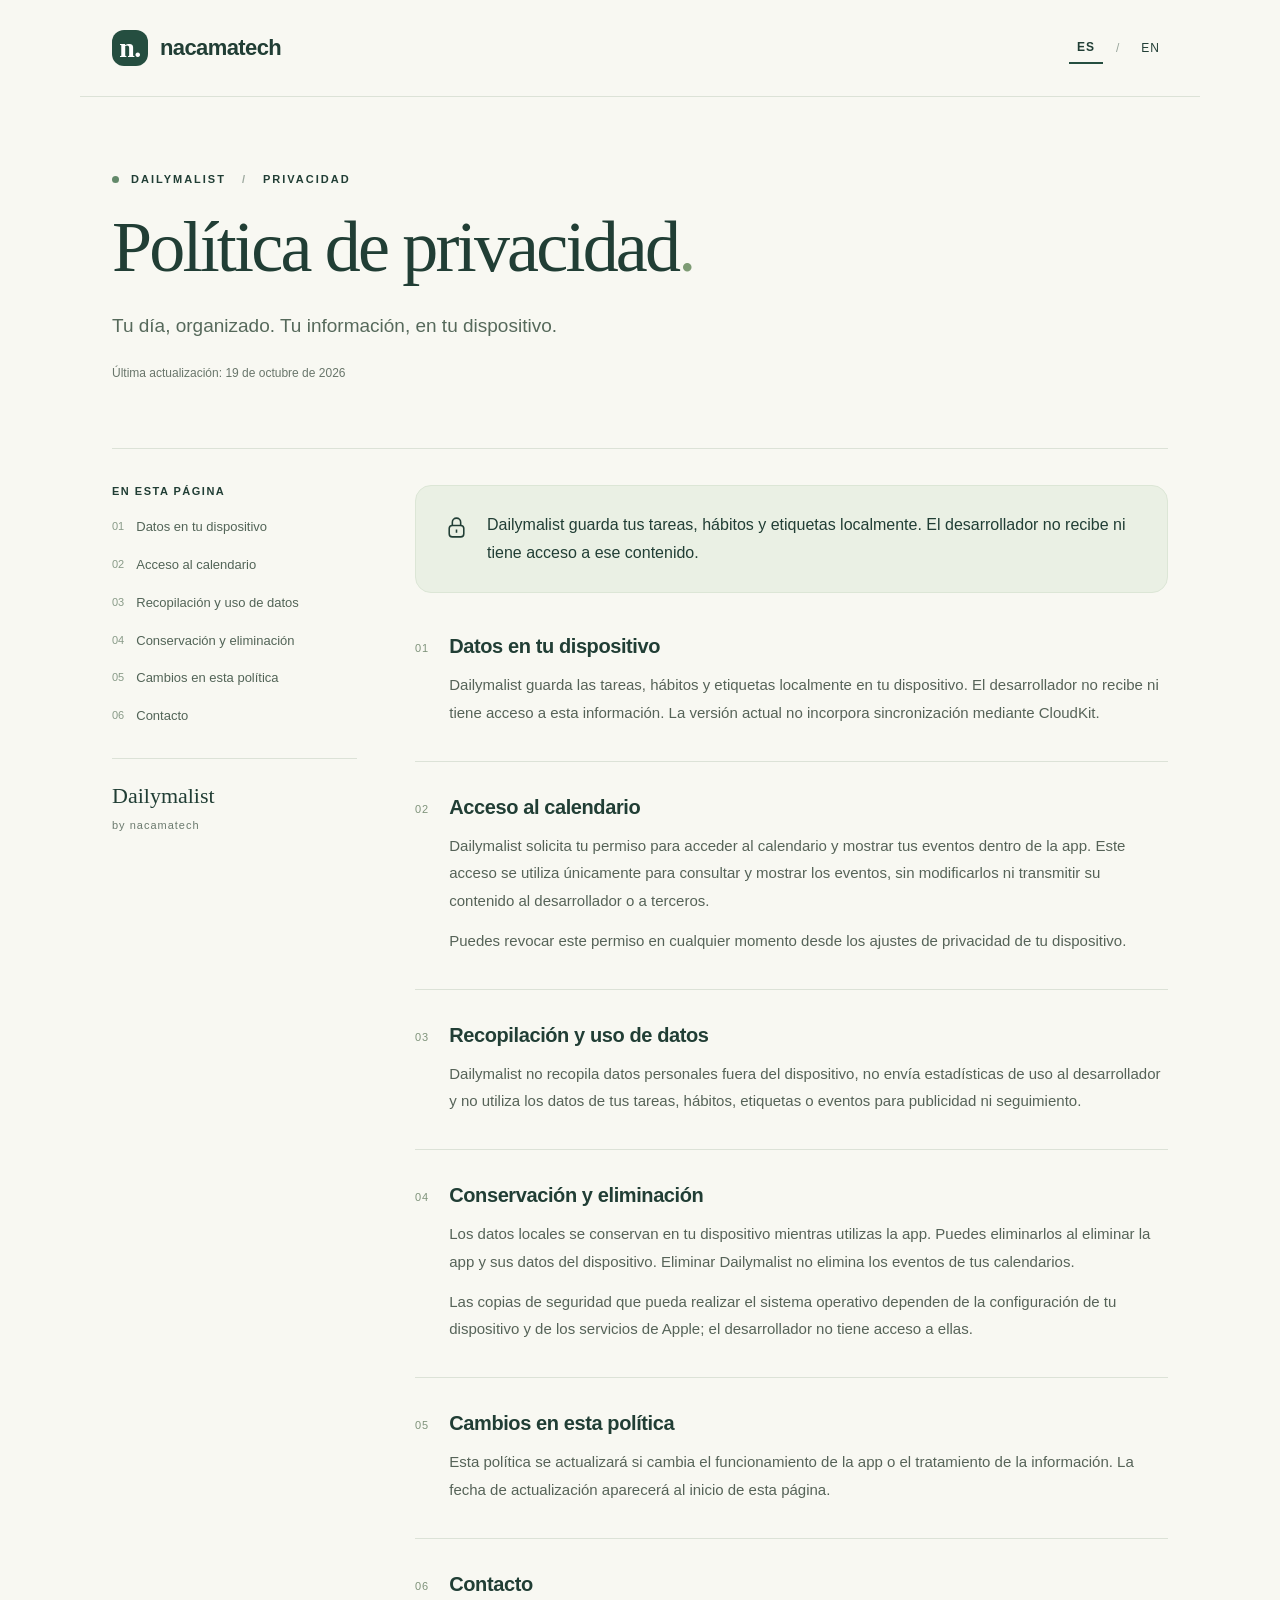
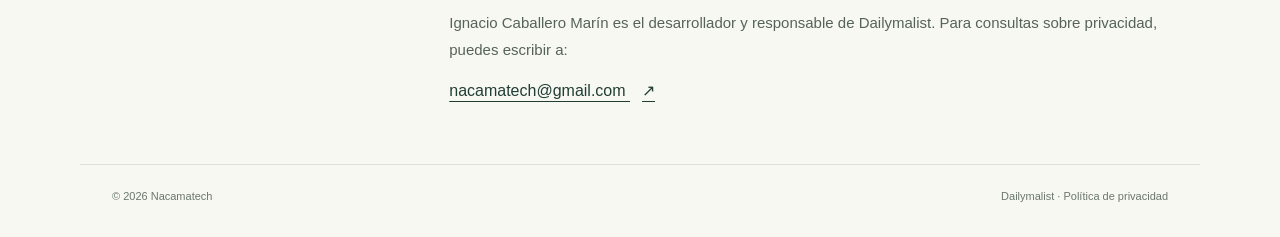
<file: index.html>
<!doctype html>
<html lang="es"><head><meta charset="utf-8"><meta name="viewport" content="width=device-width, initial-scale=1"><title>Política de privacidad · Dailymalist — Nacamatech</title><meta name="description" content="Dailymalist guarda tus tareas, hábitos y etiquetas localmente. El desarrollador no recibe ni tiene acceso a ese contenido."><meta name="color-scheme" content="light"><link rel="stylesheet" href="/style.css"><link rel="icon" href="/favicon.svg" type="image/svg+xml"></head>
<body><a class="skip" href="#content">Ir al contenido</a><header><a class="brand" href="/" aria-label="Nacamatech"><span class="brandmark" aria-hidden="true">n.</span>nacamatech</a><nav class="languages" aria-label="Language"><a href="/" lang="es" aria-current="page">ES</a><span aria-hidden="true">/</span><a href="/en/" lang="en" >EN</a></nav></header>
<main id="content"><div class="hero"><div class="eyebrow"><span class="dot"></span> DAILYMalist<span class="divider">/</span>PRIVACIDAD</div><h1>Política de privacidad<span>.</span></h1><p class="intro">Tu día, organizado. Tu información, en tu dispositivo.</p><p class="date">Última actualización: 19 de octubre de 2026</p></div><div class="layout"><aside><p class="nav-title">En esta página</p><nav><a href="#section-1"><span>01</span>Datos en tu dispositivo</a><a href="#section-2"><span>02</span>Acceso al calendario</a><a href="#section-3"><span>03</span>Recopilación y uso de datos</a><a href="#section-4"><span>04</span>Conservación y eliminación</a><a href="#section-5"><span>05</span>Cambios en esta política</a><a href="#contact"><span>06</span>Contacto</a></nav><div class="aside-note">Dailymalist<br><span>by nacamatech</span></div></aside><article><div class="summary"><svg viewBox="0 0 24 24" fill="none" stroke="currentColor" stroke-width="1.5" aria-hidden="true"><rect x="5" y="10" width="14" height="11" rx="3"/><path d="M8 10V7a4 4 0 0 1 8 0v3m-4 4v3"/></svg><p>Dailymalist guarda tus tareas, hábitos y etiquetas localmente. El desarrollador no recibe ni tiene acceso a ese contenido.</p></div><section id="section-1"><div class="number">01</div><div><h2>Datos en tu dispositivo</h2><p>Dailymalist guarda las tareas, hábitos y etiquetas localmente en tu dispositivo. El desarrollador no recibe ni tiene acceso a esta información. La versión actual no incorpora sincronización mediante CloudKit.</p></div></section><section id="section-2"><div class="number">02</div><div><h2>Acceso al calendario</h2><p>Dailymalist solicita tu permiso para acceder al calendario y mostrar tus eventos dentro de la app. Este acceso se utiliza únicamente para consultar y mostrar los eventos, sin modificarlos ni transmitir su contenido al desarrollador o a terceros.</p><p>Puedes revocar este permiso en cualquier momento desde los ajustes de privacidad de tu dispositivo.</p></div></section><section id="section-3"><div class="number">03</div><div><h2>Recopilación y uso de datos</h2><p>Dailymalist no recopila datos personales fuera del dispositivo, no envía estadísticas de uso al desarrollador y no utiliza los datos de tus tareas, hábitos, etiquetas o eventos para publicidad ni seguimiento.</p></div></section><section id="section-4"><div class="number">04</div><div><h2>Conservación y eliminación</h2><p>Los datos locales se conservan en tu dispositivo mientras utilizas la app. Puedes eliminarlos al eliminar la app y sus datos del dispositivo. Eliminar Dailymalist no elimina los eventos de tus calendarios.</p><p>Las copias de seguridad que pueda realizar el sistema operativo dependen de la configuración de tu dispositivo y de los servicios de Apple; el desarrollador no tiene acceso a ellas.</p></div></section><section id="section-5"><div class="number">05</div><div><h2>Cambios en esta política</h2><p>Esta política se actualizará si cambia el funcionamiento de la app o el tratamiento de la información. La fecha de actualización aparecerá al inicio de esta página.</p></div></section><section id="contact"><div class="number">06</div><div><h2>Contacto</h2><p>Ignacio Caballero Marín es el desarrollador y responsable de Dailymalist. Para consultas sobre privacidad, puedes escribir a:</p><a class="email" href="mailto:nacamatech@gmail.com">nacamatech@gmail.com <span aria-hidden="true">↗</span></a></div></section></article></div></main><footer><span>© 2026 Nacamatech</span><span>Dailymalist · Política de privacidad</span></footer></body></html>
</file>
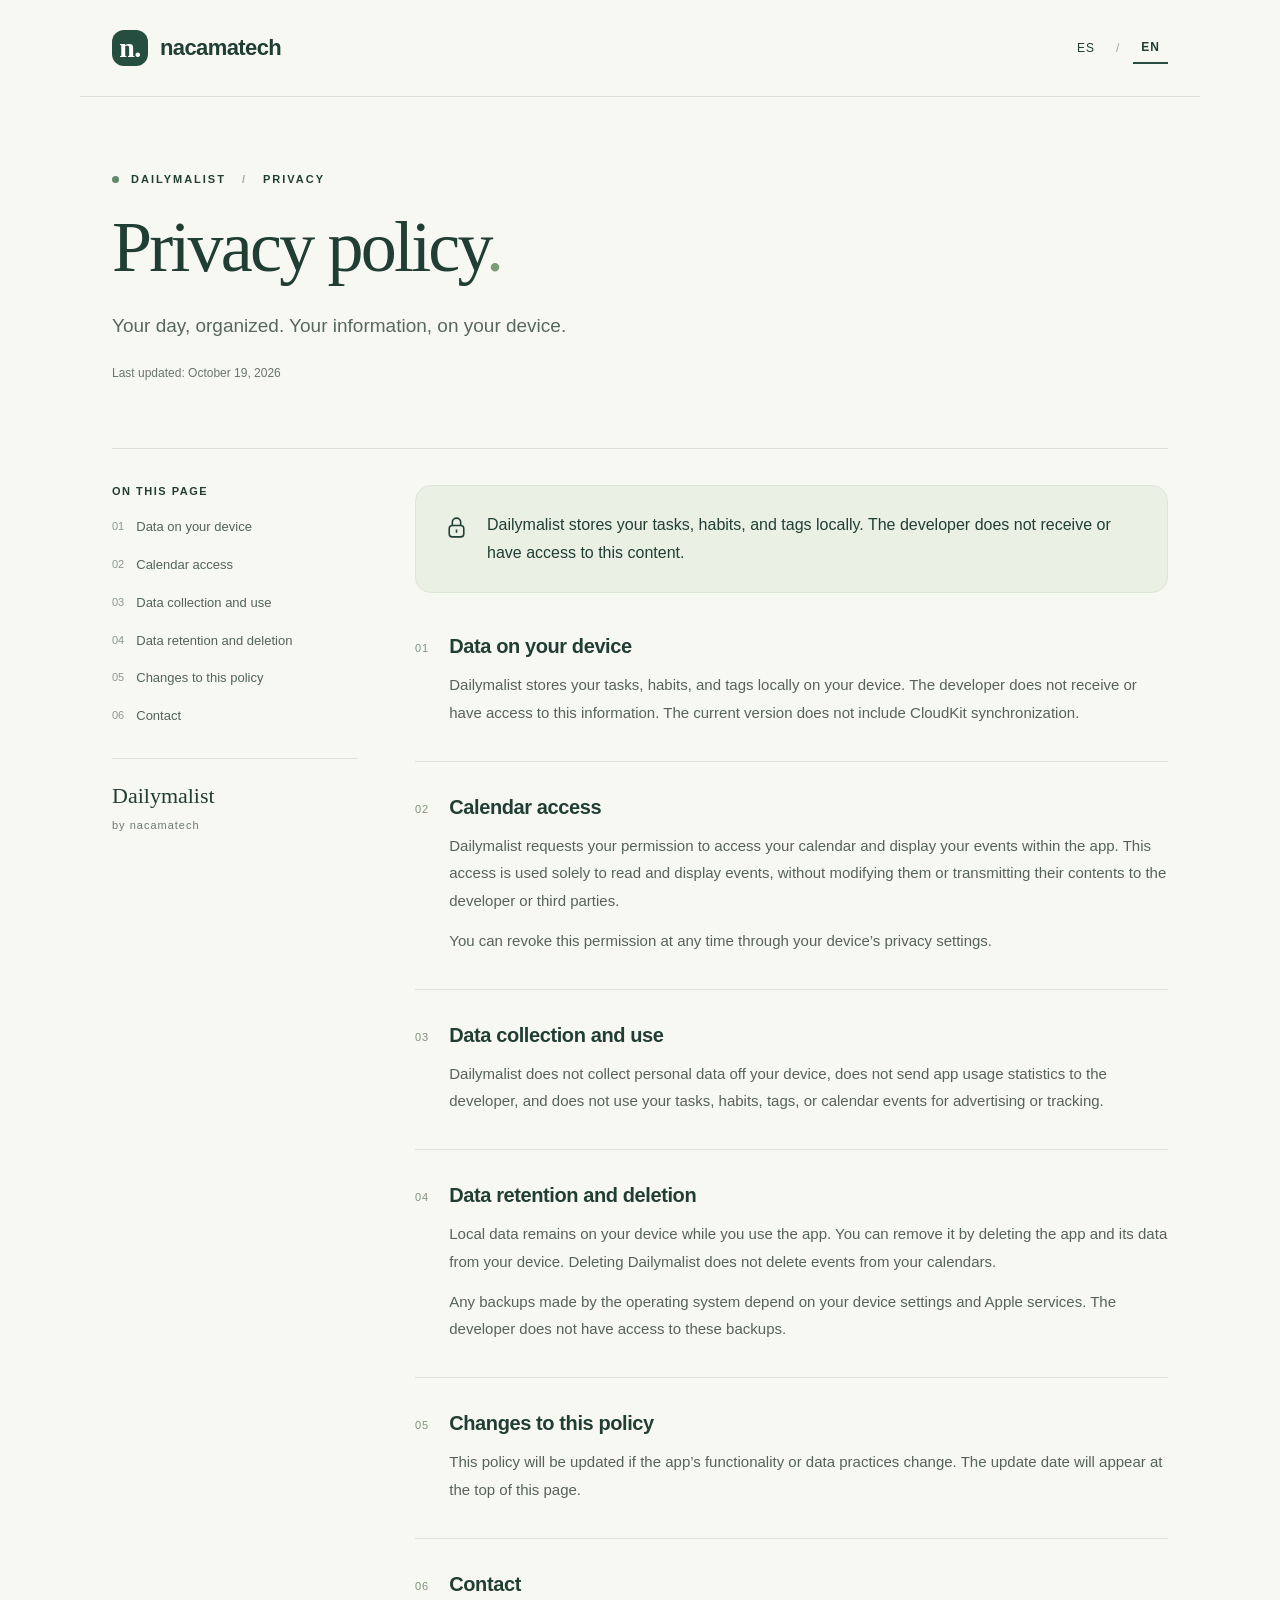
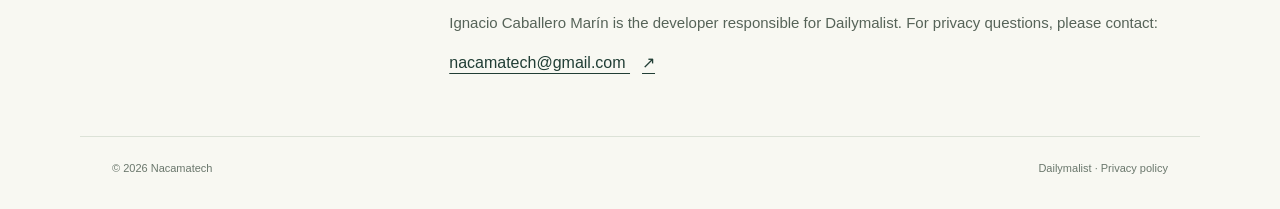
<file: en.html>
<!doctype html>
<html lang="en"><head><meta charset="utf-8"><meta name="viewport" content="width=device-width, initial-scale=1"><title>Privacy policy · Dailymalist — Nacamatech</title><meta name="description" content="Dailymalist stores your tasks, habits, and tags locally. The developer does not receive or have access to this content."><meta name="color-scheme" content="light"><link rel="stylesheet" href="/style.css"><link rel="icon" href="/favicon.svg" type="image/svg+xml"></head>
<body><a class="skip" href="#content">Skip to content</a><header><a class="brand" href="/" aria-label="Nacamatech"><span class="brandmark" aria-hidden="true">n.</span>nacamatech</a><nav class="languages" aria-label="Language"><a href="/" lang="es" >ES</a><span aria-hidden="true">/</span><a href="/en/" lang="en" aria-current="page">EN</a></nav></header>
<main id="content"><div class="hero"><div class="eyebrow"><span class="dot"></span> DAILYMalist<span class="divider">/</span>PRIVACY</div><h1>Privacy policy<span>.</span></h1><p class="intro">Your day, organized. Your information, on your device.</p><p class="date">Last updated: October 19, 2026</p></div><div class="layout"><aside><p class="nav-title">On this page</p><nav><a href="#section-1"><span>01</span>Data on your device</a><a href="#section-2"><span>02</span>Calendar access</a><a href="#section-3"><span>03</span>Data collection and use</a><a href="#section-4"><span>04</span>Data retention and deletion</a><a href="#section-5"><span>05</span>Changes to this policy</a><a href="#contact"><span>06</span>Contact</a></nav><div class="aside-note">Dailymalist<br><span>by nacamatech</span></div></aside><article><div class="summary"><svg viewBox="0 0 24 24" fill="none" stroke="currentColor" stroke-width="1.5" aria-hidden="true"><rect x="5" y="10" width="14" height="11" rx="3"/><path d="M8 10V7a4 4 0 0 1 8 0v3m-4 4v3"/></svg><p>Dailymalist stores your tasks, habits, and tags locally. The developer does not receive or have access to this content.</p></div><section id="section-1"><div class="number">01</div><div><h2>Data on your device</h2><p>Dailymalist stores your tasks, habits, and tags locally on your device. The developer does not receive or have access to this information. The current version does not include CloudKit synchronization.</p></div></section><section id="section-2"><div class="number">02</div><div><h2>Calendar access</h2><p>Dailymalist requests your permission to access your calendar and display your events within the app. This access is used solely to read and display events, without modifying them or transmitting their contents to the developer or third parties.</p><p>You can revoke this permission at any time through your device’s privacy settings.</p></div></section><section id="section-3"><div class="number">03</div><div><h2>Data collection and use</h2><p>Dailymalist does not collect personal data off your device, does not send app usage statistics to the developer, and does not use your tasks, habits, tags, or calendar events for advertising or tracking.</p></div></section><section id="section-4"><div class="number">04</div><div><h2>Data retention and deletion</h2><p>Local data remains on your device while you use the app. You can remove it by deleting the app and its data from your device. Deleting Dailymalist does not delete events from your calendars.</p><p>Any backups made by the operating system depend on your device settings and Apple services. The developer does not have access to these backups.</p></div></section><section id="section-5"><div class="number">05</div><div><h2>Changes to this policy</h2><p>This policy will be updated if the app’s functionality or data practices change. The update date will appear at the top of this page.</p></div></section><section id="contact"><div class="number">06</div><div><h2>Contact</h2><p>Ignacio Caballero Marín is the developer responsible for Dailymalist. For privacy questions, please contact:</p><a class="email" href="mailto:nacamatech@gmail.com">nacamatech@gmail.com <span aria-hidden="true">↗</span></a></div></section></article></div></main><footer><span>© 2026 Nacamatech</span><span>Dailymalist · Privacy policy</span></footer></body></html>
</file>
<file: style.css>
*{box-sizing:border-box}html{scroll-behavior:smooth;scroll-padding-top:28px}body{margin:0;background:#f8f8f2;color:#213e35;font-family:-apple-system,BlinkMacSystemFont,"Segoe UI",sans-serif;-webkit-font-smoothing:antialiased}a{color:inherit}header,main,footer{max-width:1120px;margin:auto}header{display:flex;align-items:center;justify-content:space-between;padding:30px 32px;border-bottom:1px solid #dce2d7}.brand{display:flex;gap:12px;align-items:center;font-weight:650;letter-spacing:-.6px;text-decoration:none;font-size:22px}.brandmark{display:grid;place-items:center;width:36px;height:36px;border-radius:12px;background:#254e40;color:#fff;font-family:Georgia,serif;font-size:28px}.languages{display:flex;gap:13px;align-items:center;font-size:12px;letter-spacing:1px}.languages a{text-decoration:none;padding:8px}.languages [aria-current]{font-weight:750;border-bottom:2px solid #254e40}.languages span{color:#99a69c}main{padding:0 32px}.hero{padding:76px 0 56px}.eyebrow{display:flex;gap:12px;align-items:center;font-size:11px;letter-spacing:2px;text-transform:uppercase;font-weight:650}.dot{width:7px;height:7px;border-radius:50%;background:#63896a}.divider{color:#9da99f;margin:0 4px}h1{font-family:Georgia,"Times New Roman",serif;font-weight:400;letter-spacing:-2.8px;line-height:1.08;font-size:clamp(44px,6vw,72px);margin:24px 0}h1 span{color:#7d9b74}.intro{font-size:19px;color:#56695b;line-height:1.6;margin:0 0 25px}.date{font-size:12px;color:#69766b}.layout{display:grid;grid-template-columns:245px 1fr;gap:58px;border-top:1px solid #dce2d7;padding-top:36px}aside{align-self:start;position:sticky;top:30px}.nav-title{font-size:11px;text-transform:uppercase;letter-spacing:1.5px;font-weight:700;margin:0 0 20px}aside nav{display:flex;flex-direction:column;gap:18px}aside nav a{font-size:13px;line-height:1.5;text-decoration:none;display:flex;gap:12px;color:#526457}aside nav a:hover{color:#163d2d;text-decoration:underline}aside nav span{color:#899b88;font-size:11px;line-height:1.8}.aside-note{border-top:1px solid #dce2d7;margin-top:32px;padding-top:24px;font-family:Georgia,serif;font-size:22px}.aside-note span{font-family:-apple-system,BlinkMacSystemFont,"Segoe UI",sans-serif;font-size:11px;letter-spacing:1px;color:#6b7a6e}.summary{background:#eaf0e4;border:1px solid #dce6d6;border-radius:16px;padding:25px 28px;display:flex;align-items:flex-start;gap:18px;margin-bottom:8px}.summary svg{width:25px;min-width:25px;height:25px;margin-top:4px}.summary p{margin:0;font-size:16px;line-height:1.75}section{display:flex;gap:20px;padding:34px 0;border-bottom:1px solid #dce2d7}section:last-child{border-bottom:0;padding-bottom:64px}.number{font-size:11px;letter-spacing:1px;color:#7f937b;padding-top:7px}h2{font-size:20px;font-weight:600;letter-spacing:-.4px;margin:0 0 13px}section p{font-size:15px;line-height:1.85;color:#566358;margin:0 0 12px}section p:last-child{margin-bottom:0}.email{display:inline-block;font-size:16px;text-underline-offset:5px;margin-top:5px}.email span{margin-left:12px}footer{border-top:1px solid #dce2d7;display:flex;justify-content:space-between;padding:25px 32px 35px;color:#6a776c;font-size:11px}.skip{position:absolute;left:16px;top:-80px;background:#fff;padding:12px;z-index:2}.skip:focus{top:12px}a:focus-visible{outline:2px solid #315d46;outline-offset:5px}@media(max-width:760px){header{padding:22px}.hero{padding:48px 0 36px}main{padding:0 22px}.layout{grid-template-columns:1fr;gap:26px;padding-top:24px}aside{position:static}aside nav{display:none}.nav-title,.aside-note{display:none}.layout aside{display:none}.intro{font-size:17px}h1{letter-spacing:-1.8px}.summary{padding:22px;gap:14px}section{gap:14px;padding:28px 0}h2{font-size:19px}footer{padding:24px 22px;gap:18px;flex-wrap:wrap}}@media(prefers-reduced-motion:reduce){html{scroll-behavior:auto}}@media print{aside,.languages,.skip{display:none}.hero{padding:20px 0}.layout{display:block}body{background:white}section{break-inside:avoid}footer{padding:20px 0}}
</file>
